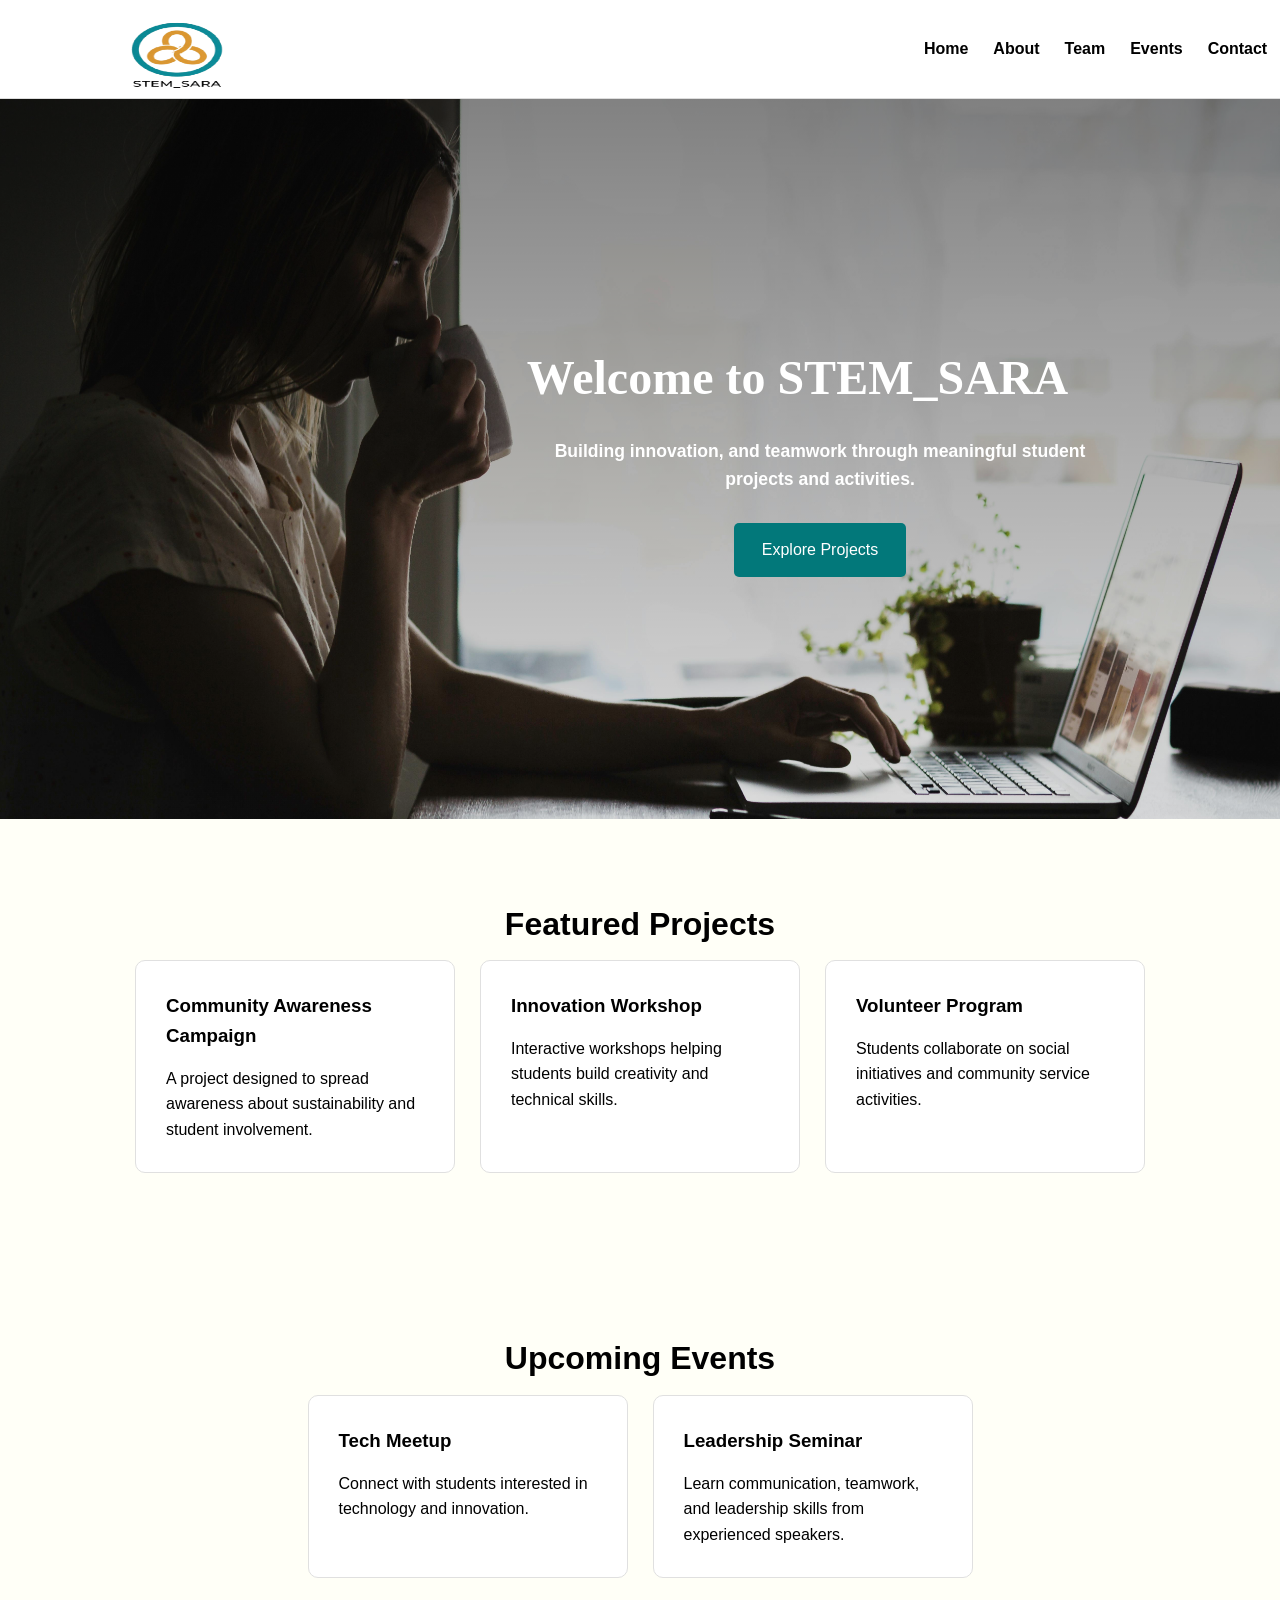
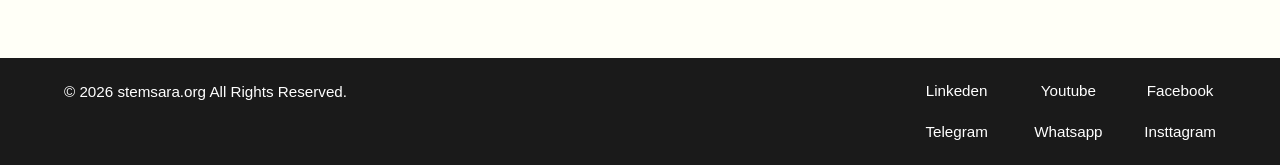
<file: index.html>
<!DOCTYPE html>
<html lang="en">
<head>
    <meta charset="UTF-8">
    <meta name="viewport" content="width=device-width, initial-scale=1.0">

    <title> STEM_SARA </title>

    <link rel="stylesheet" href="CSS/style.css">
<link rel="icon" href="Images/llogo.png">
</head>

<body>

    <header class="site-header">

        <div class="container header-container">

            <div class="logo">
             <img src="Images/nobg_logo2.png" alt="" height="110px" width="120px">
            </div>
            <nav class="navbar">

                <ul class="nav-links">

                    <li><a href="index.html">Home</a></li>

                    <li><a href="about.html">About</a></li>

                    <li><a href="team.html">Team</a></li>

                    <li><a href="events.html">Events</a></li>

                    <!-- <li><a href="projects.html">Projects</a></li> -->

                    <!-- <li><a href="gallery.html">Gallery</a></li> -->

                    <li><a href="contact.html">Contact</a></li>

                </ul>

            </nav>

        </div>

    </header>

    <main>

        <section class="hero">

            <div class="container">

                <h2>Welcome to STEM_SARA</h2>

                <p>
                    Building innovation, and teamwork through meaningful student projects and activities.
                </p>

                <a href="projects.html" class="btn">
                    Explore Projects
                </a>

            </div>

        </section>

        <section class="featured-projects">

            <div class="container">

                <div class="section-title">
                    <h2>Featured Projects</h2>
                </div>

                <div class="card-grid">

                    <article class="card">

                        <h3>Community Awareness Campaign</h3>

                        <p>
                            A project designed to spread awareness about sustainability and student involvement.
                        </p>

                    </article>

                    <article class="card">

                        <h3>Innovation Workshop</h3>

                        <p>
                            Interactive workshops helping students build creativity and technical skills.
                        </p>

                    </article>

                    <article class="card">

                        <h3>Volunteer Program</h3>

                        <p>
                            Students collaborate on social initiatives and community service activities.
                        </p>

                    </article>

                </div>

            </div>

        </section>

        <section class="events-preview">

            <div class="container">

                <div class="section-title">
                    <h2>Upcoming Events</h2>
                </div>

                <div class="card-grid">

                    <article class="card">

                        <h3>Tech Meetup</h3>

                        <p>
                            Connect with students interested in technology and innovation.
                        </p>

                    </article>

                    <article class="card">

                        <h3>Leadership Seminar</h3>

                        <p>
                            Learn communication, teamwork, and leadership skills from experienced speakers.
                        </p>

                    </article>

                </div>

            </div>

        </section>

    </main>

    <footer class="site-footer">

        <div class="container">

            <p>
                &copy; 2026 stemsara.org  All Rights Reserved.
            </p>
            <ul>
                <li><a href="linkeden">Linkeden</a></li>
                <li><a href="youtube">Youtube</a></li>
                <li><a href="facebook">Facebook</a></li>
                <li><a href="telegram">Telegram</a></li>
                 <li><a href="whatsapp">Whatsapp</a></li>
                 <li><a href="instagram">Insttagram</a></li>

                </ul>

        </div>

    </footer>

</body>
</html>
</file>
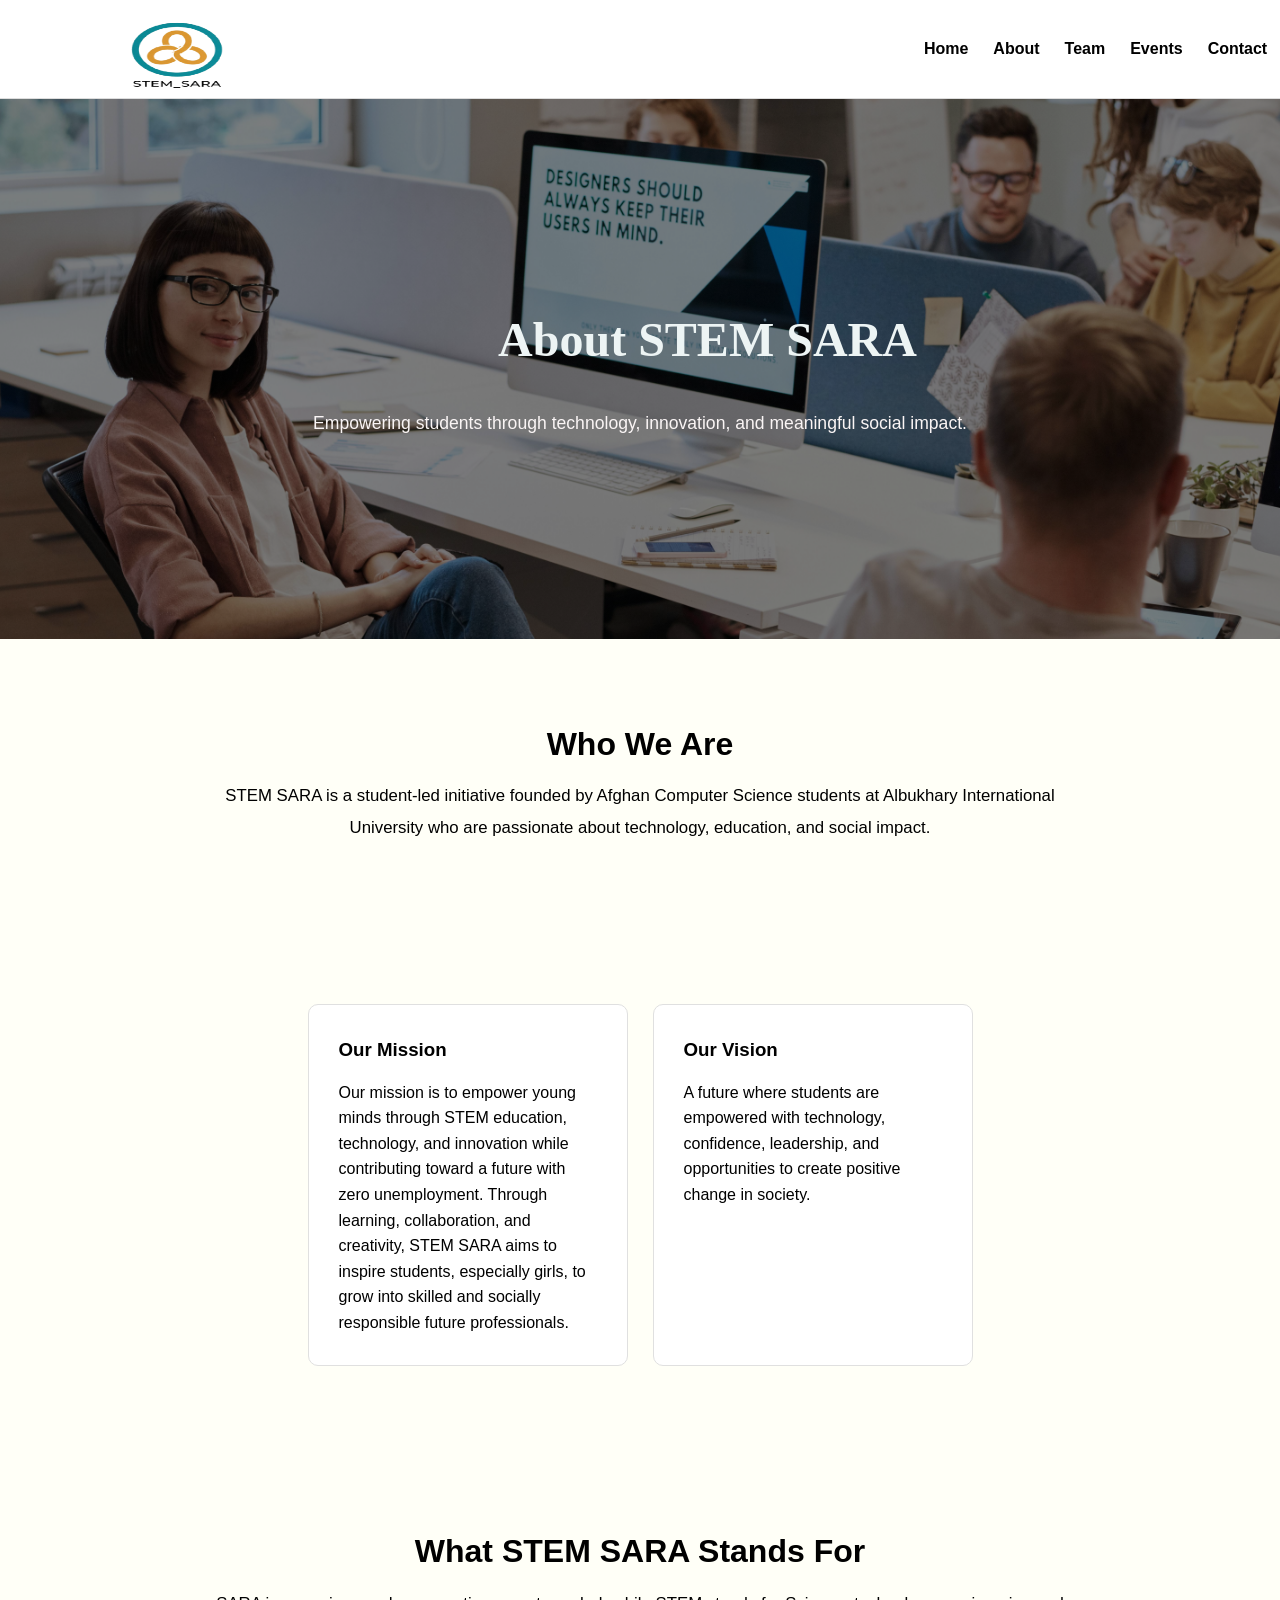
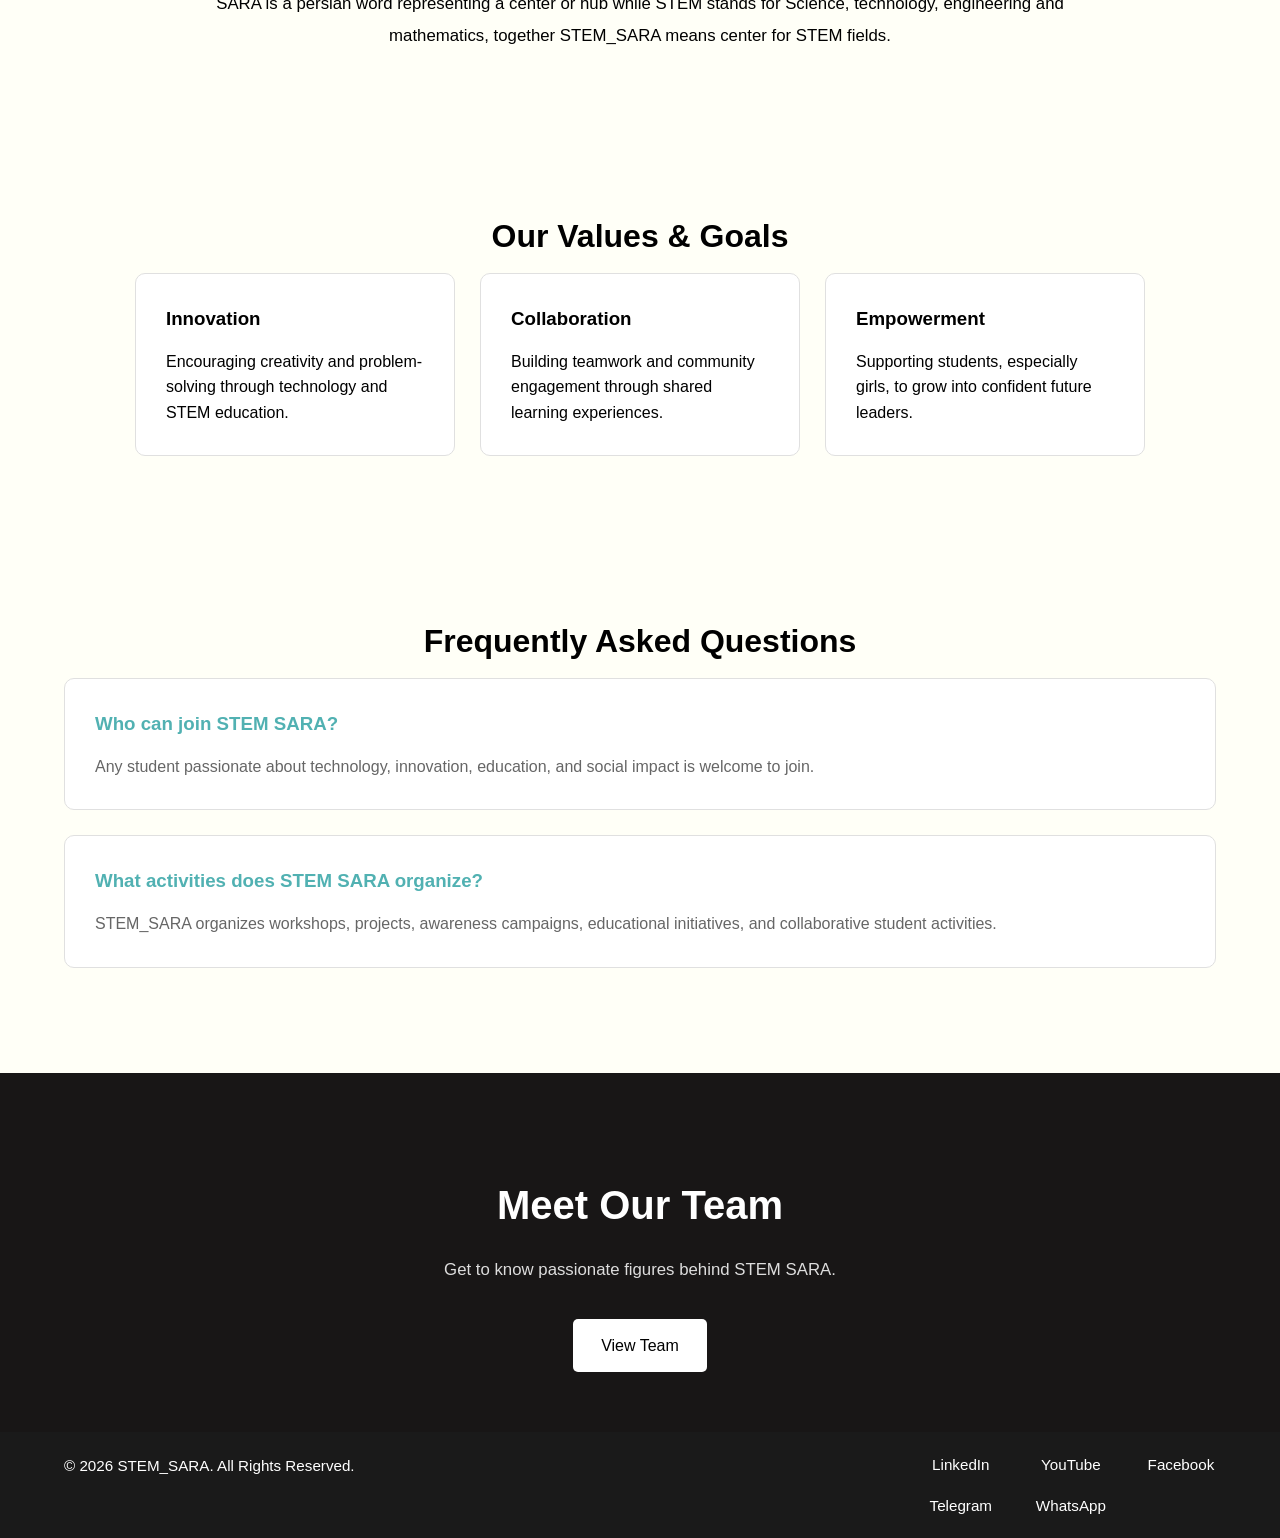
<file: about.html>
<!DOCTYPE html>
<html lang="en">

<head>
    <meta charset="UTF-8">
    <meta name="viewport" content="width=device-width, initial-scale=1.0">

    <title>About STEM_SARA</title>

    <link rel="stylesheet" href="CSS/style.css">

</head>

<body>

    <header class="site-header">

        <div class="container header-container">

            <div class="logo">
             <img src="Images/nobg_logo2.png" alt="" height="110px" width="120px">
            </div>

            <nav class="navbar">

                <ul class="nav-links">

                    <li><a href="index.html">Home</a></li>

                    <li><a href="about.html">About</a></li>

                    <li><a href="team.html">Team</a></li>

                    <li><a href="events.html">Events</a></li>

                    <!-- <li><a href="projects.html">Projects</a></li> -->

                    <!-- <li><a href="gallery.html">Gallery</a></li> -->

                    <li><a href="contact.html">Contact</a></li>

                </ul>

            </nav>

        </div>

    </header>

    <main>

        <section class="hero about-hero">

            <div class="container">

                <h2 id="h2about">About STEM SARA</h2>

                <p id="pabout">
                    Empowering students through technology, innovation, and meaningful social impact.
                </p>

            </div>

        </section>

        <section class="about-section">

            <div class="container">

                <div class="section-title">
                    <h2>Who We Are</h2>
                </div>

                <p>
                    STEM SARA is a student-led initiative founded by Afghan Computer Science students at Albukhary International University who are passionate about technology, education, and social impact.
                </p>

            </div>

        </section>

        <section class="mission-vision">

            <div class="container">

                <div class="card-grid">

                    <article class="card">

                        <h3>Our Mission</h3>

                        <p>
                            Our mission is to empower young minds through STEM education, technology, and innovation while contributing toward a future with zero unemployment. Through learning, collaboration, and creativity, STEM SARA aims to inspire students, especially girls, to grow into skilled and socially responsible future professionals.
                        </p>

                    </article>

                    <article class="card">

                        <h3>Our Vision</h3>

                        <p>
                            A future where students are empowered with technology, confidence, leadership, and opportunities to create positive change in society.
                        </p>

                    </article>

                </div>

            </div>

        </section>

        <section class="about-section">

            <div class="container">

                <div class="section-title">
                    <h2>What STEM SARA Stands For</h2>
                </div>

                <p>
                   SARA is a persian word representing a center or hub while STEM stands for Science, technology, engineering and mathematics, together STEM_SARA means center for STEM fields.
                </p>

            </div>

        </section>

        <section class="values-section">

            <div class="container">

                <div class="section-title">
                    <h2>Our Values & Goals</h2>
                </div>

                <div class="card-grid">

                    <article class="card">

                        <h3>Innovation</h3>

                        <p>
                            Encouraging creativity and problem-solving through technology and STEM education.
                        </p>

                    </article>

                    <article class="card">

                        <h3>Collaboration</h3>

                        <p>
                            Building teamwork and community engagement through shared learning experiences.
                        </p>

                    </article>

                    <article class="card">

                        <h3>Empowerment</h3>

                        <p>
                            Supporting students, especially girls, to grow into confident future leaders.
                        </p>

                    </article>

                </div>

            </div>

        </section>

        <section class="faq-section">

            <div class="container">

                <div class="section-title">
                    <h2>Frequently Asked Questions</h2>
                </div>

                <div class="faq-item">

                    <h3>Who can join STEM SARA?</h3>

                    <p>
                        Any student passionate about technology, innovation, education, and social impact is welcome to join.
                    </p>

                </div>

                <div class="faq-item">

                    <h3>What activities does STEM SARA organize?</h3>

                    <p>
                        STEM_SARA organizes workshops, projects, awareness campaigns, educational initiatives, and collaborative student activities.
                    </p>

                </div>

            </div>

        </section>

        <section class="cta-section">

            <div class="container">

                <h2>Meet Our Team</h2>

                <p>
                    Get to know passionate figures behind STEM SARA.
                </p>

                <a href="Team.html" class="btn">
                    View Team
                </a>

            </div>

        </section>

    </main>

    <footer class="site-footer">

        <div class="container">

            <p>
                &copy; 2026 STEM_SARA. All Rights Reserved.
            </p>

            <ul>

                <li><a href="#">LinkedIn</a></li>

                <li><a href="#">YouTube</a></li>

                <li><a href="#">Facebook</a></li>

                <li><a href="#">Telegram</a></li>

                <li><a href="#">WhatsApp</a></li>

            </ul>

        </div>

    </footer>

</body>

</html>
</file>
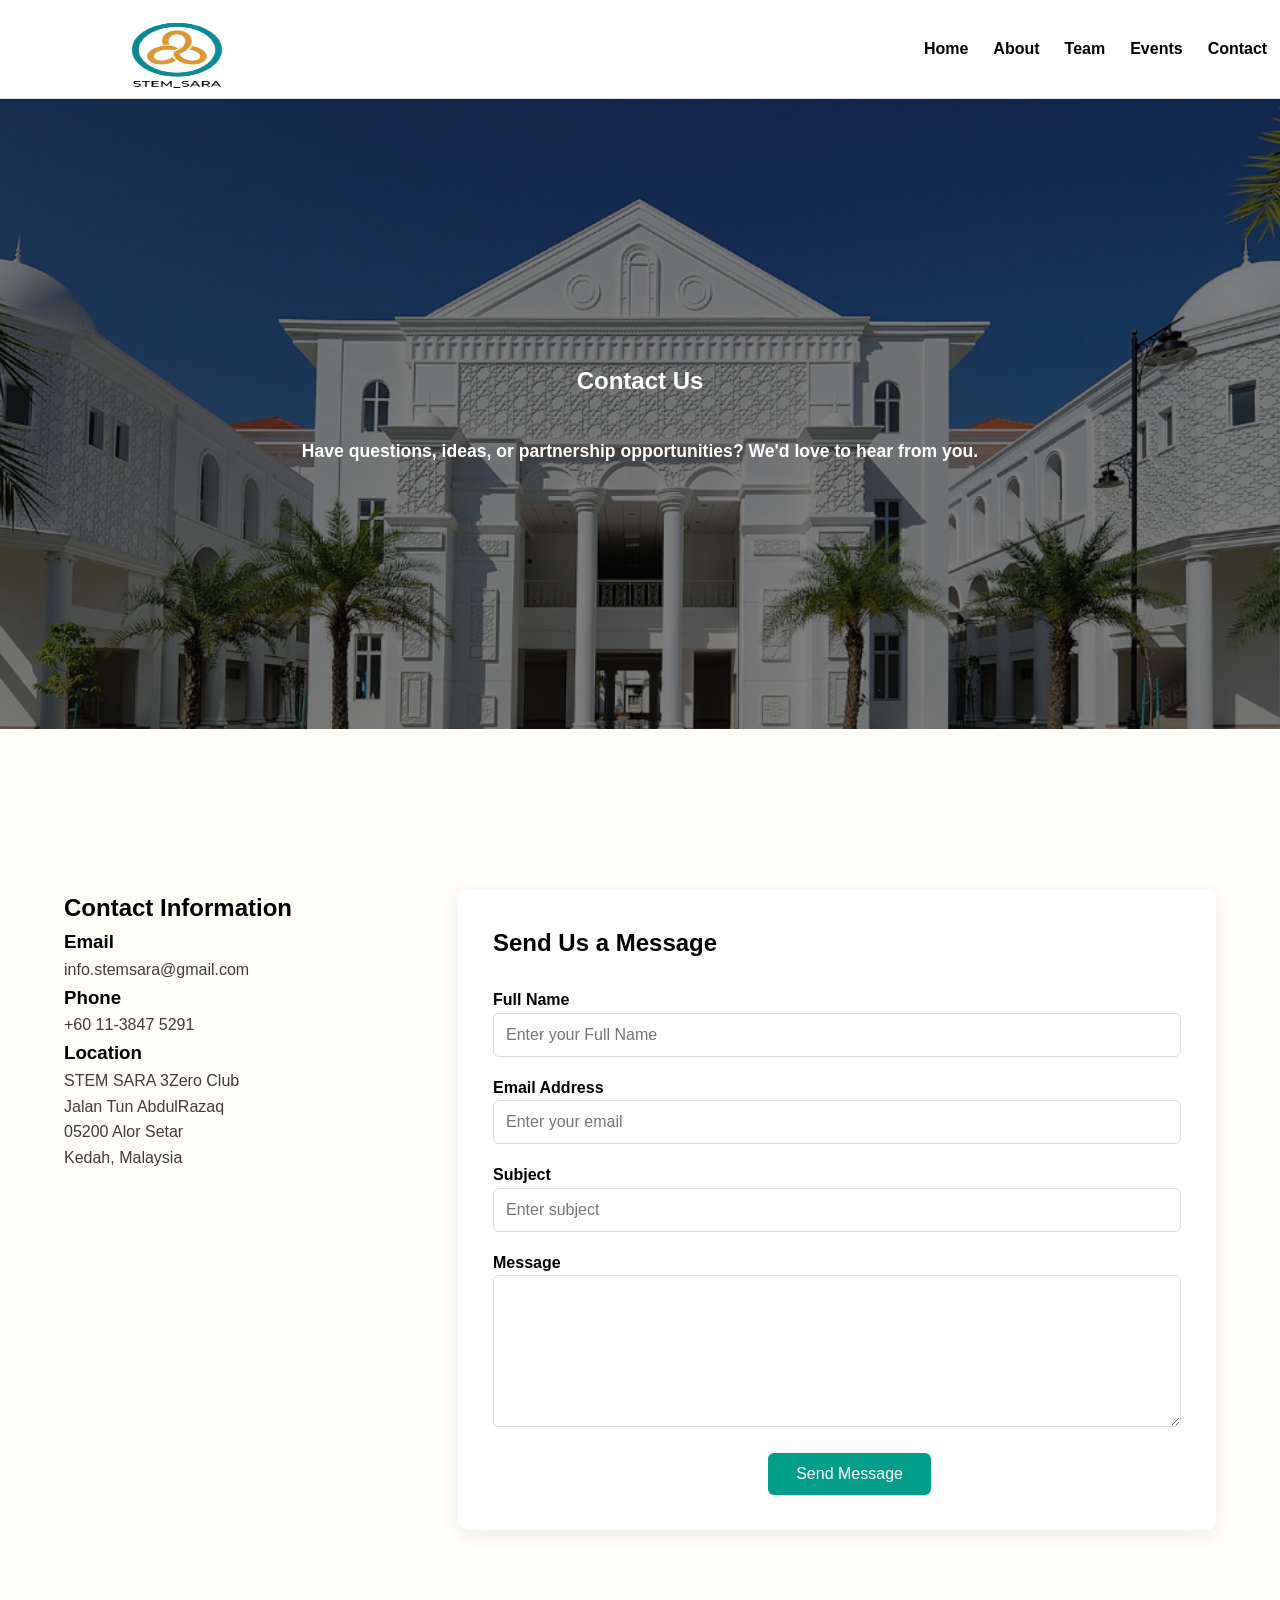
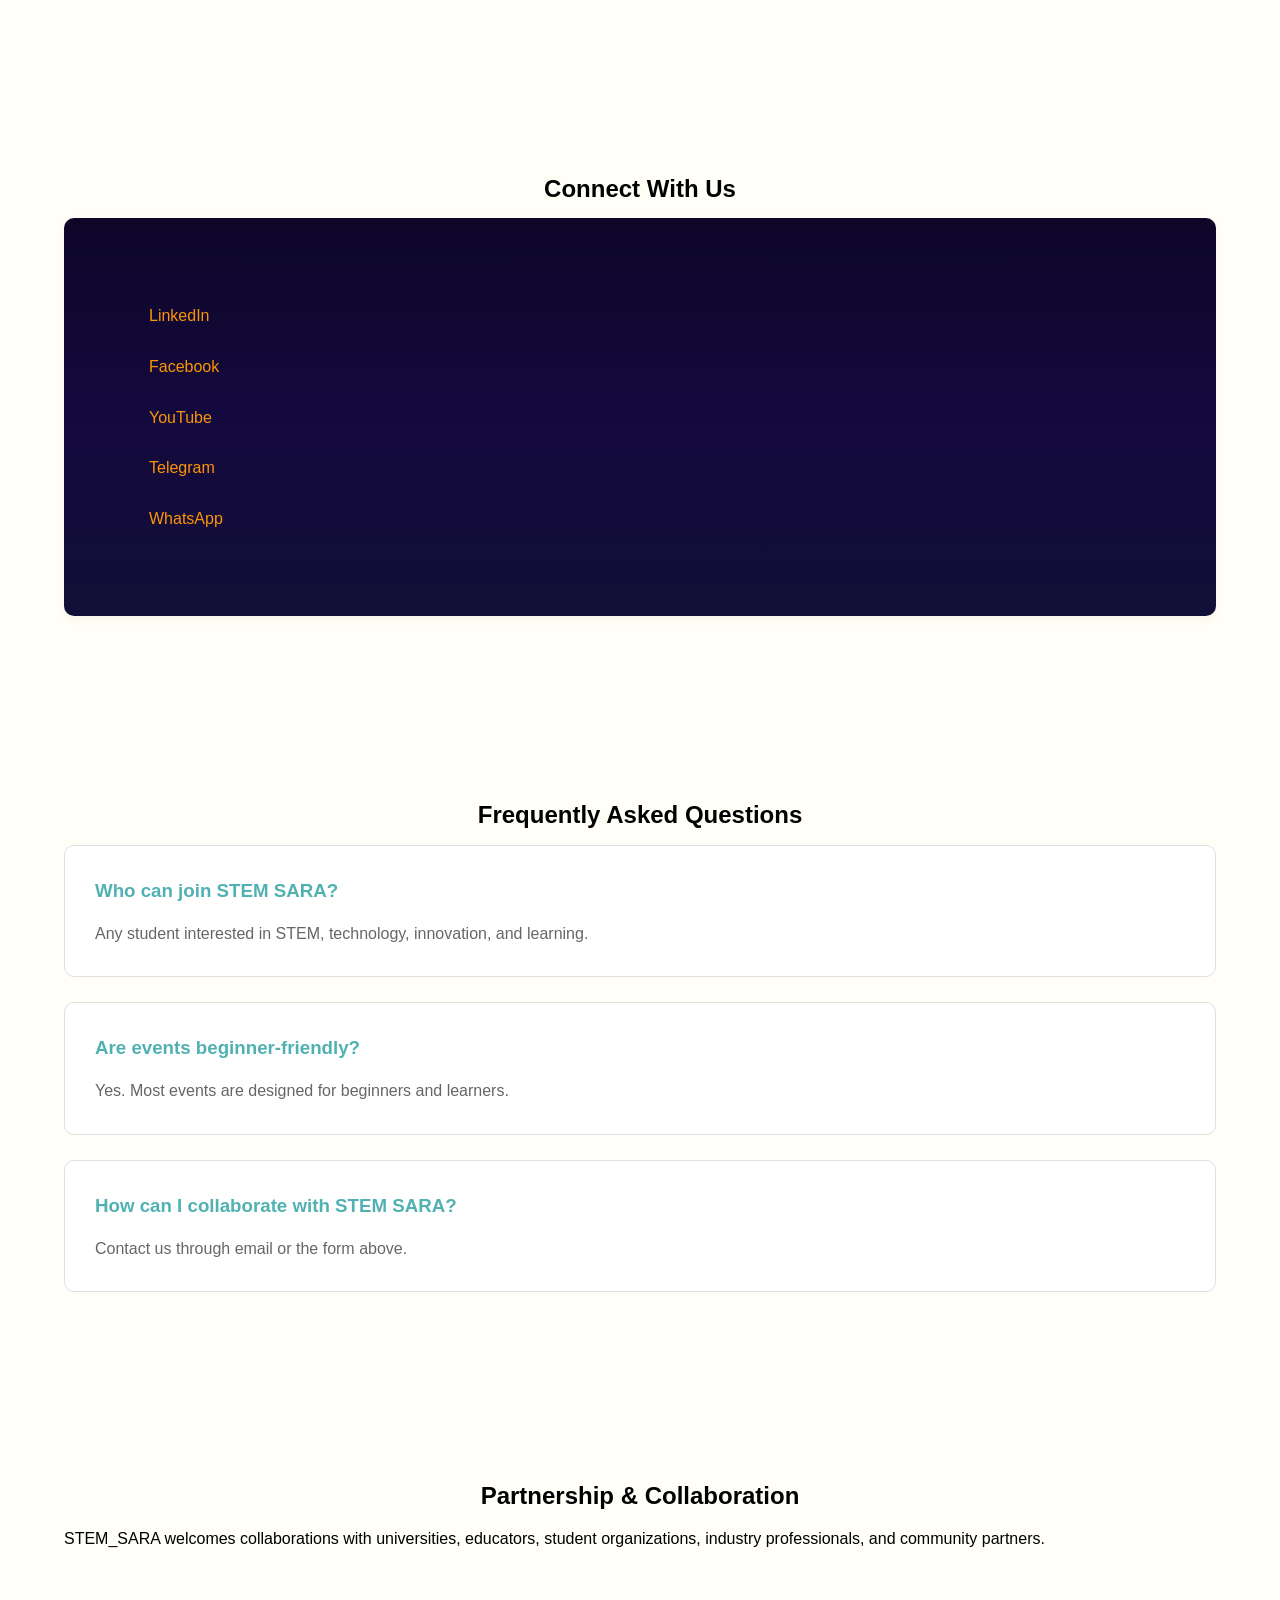
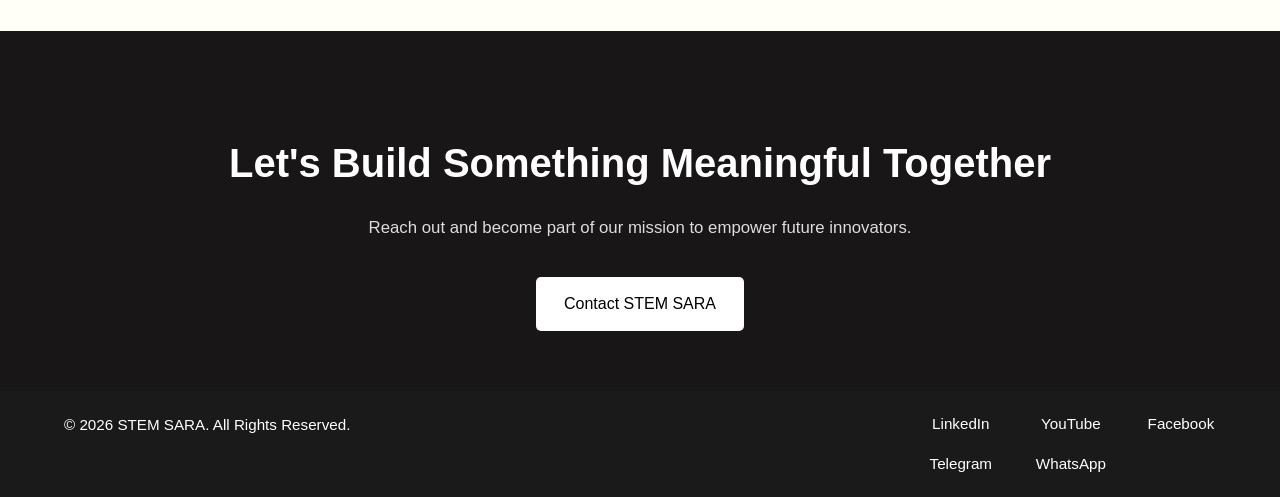
<file: contact.html>
<!DOCTYPE html>
<html lang="en">

<head>

    <meta charset="UTF-8">
    <meta name="viewport" content="width=device-width, initial-scale=1.0">

    <title>Contact - STEM SARA</title>

    <link rel="stylesheet" href="CSS/style.css">

</head>

<body>


    <header class="site-header">

        <div class="container header-container">

            <div class="logo">
             <img src="Images/nobg_logo2.png" alt="" height="110px" width="110px">
            </div>

            <nav class="navbar">

                <ul class="nav-links">

                    <li><a href="index.html">Home</a></li>

                    <li><a href="about.html">About</a></li>

                    <li><a href="team.html">Team</a></li>

                    <li><a href="events.html">Events</a></li>

                    <!-- <li><a href="projects.html">Projects</a></li> -->

                    <!-- <li><a href="gallery.html">Gallery</a></li> -->

                    <li><a href="contact.html">Contact</a></li>

                </ul>

            </nav>

        </div>

    </header>


    <main>

        <section class="hero contact-hero">

            <div class="container">

                <h1>Contact Us</h1>

                <p>
                    Have questions, ideas, or partnership opportunities?
                    We'd love to hear from you.
                </p>

            </div>

        </section>


        <section class="contact-section">

            <div class="container contact-layout">


                <div class="contact-info">

                    <h2>Contact Information</h2>

                    <div class="contact-card">

                        <h3>Email</h3>

                        <p>info.stemsara@gmail.com</p>

                    </div>

                    <div class="contact-card">

                        <h3>Phone</h3>

                        <p>+60 11-3847 5291</p>

                    </div>

                    <div class="contact-card">

                        <h3>Location</h3>

                        <p>
                            STEM SARA 3Zero Club<br>
                            Jalan Tun AbdulRazaq<br>
                            05200 Alor Setar<br>
                            Kedah, Malaysia
                        </p>

                    </div>

                </div>


                <div class="contact-form-container">

                    <h2>Send Us a Message</h2>

                    <form>

                        <div class="form-group">

                            <label for="name">
                                Full Name
                            </label>

                            <input
                                type="text"
                                id="name"
                                placeholder="Enter your Full Name">

                        </div>

                        <div class="form-group">

                            <label for="email">
                                Email Address
                            </label>

                            <input
                                type="email"
                                id="email"
                                placeholder="Enter your email">

                        </div>

                        <div class="form-group">

                            <label for="subject">
                                Subject
                            </label>

                            <input
                                type="text"
                                id="subject"
                                placeholder="Enter subject">

                        </div>

                        <div class="form-group">

                            <label for="message">
                                Message
                            </label>

                            <textarea
                                id="message"
                                rows="7"
                                placeholder="Write your message here">
                            </textarea>

                        </div>

                        <button
                            type="submit"
                            class="btn"> Send Message
                        </button>

                    </form>

                </div>

            </div>

        </section>


        <section class="social-section">

            <div class="container">

                <h2 class="section-title">
                    Connect With Us
                </h2>

                <div class="social-grid">

                    <a href="#">LinkedIn</a>

                    <a href="#">Facebook</a>

                    <a href="#">YouTube</a>

                    <a href="#">Telegram</a>

                    <a href="#">WhatsApp</a>

                </div>

            </div>

        </section>


        <section class="faq-section">

            <div class="container">

                <h2 class="section-title">
                    Frequently Asked Questions
                </h2>

                <div class="faq-item">

                    <h3>
                        Who can join STEM SARA?
                    </h3>

                    <p>
                        Any student interested in STEM,
                        technology, innovation, and learning.
                    </p>

                </div>

                <div class="faq-item">

                    <h3>
                        Are events beginner-friendly?
                    </h3>

                    <p>
                        Yes. Most events are designed
                        for beginners and learners.
                    </p>

                </div>

                <div class="faq-item">

                    <h3>
                        How can I collaborate with STEM SARA?
                    </h3>

                    <p>
                        Contact us through email or
                        the form above.
                    </p>

                </div>

            </div>

        </section>


        <section class="partnership-section">

            <div class="container">

                <h2 class="section-title">

                    Partnership & Collaboration

                </h2>

                <p>

                    STEM_SARA welcomes collaborations with
                    universities, educators, student organizations,
                    industry professionals, and community partners.

                </p>

            </div>

        </section>


        <section class="cta-section">

            <div class="container">

                <h2>

                    Let's Build Something Meaningful Together

                </h2>

                <p>

                    Reach out and become part of our mission
                    to empower future innovators.

                </p>

                <a href="#"
                   class="btn">

                    Contact STEM SARA

                </a>

            </div>

        </section>

    </main>


    <footer class="site-footer">

        <div class="container">

            <p>

                &copy; 2026 STEM SARA.
                All Rights Reserved.

            </p>

            <ul>

                <li><a href="#">LinkedIn</a></li>

                <li><a href="#">YouTube</a></li>

                <li><a href="#">Facebook</a></li>

                <li><a href="#">Telegram</a></li>

                <li><a href="#">WhatsApp</a></li>

            </ul>

        </div>

    </footer>

</body>

</html>
</file>
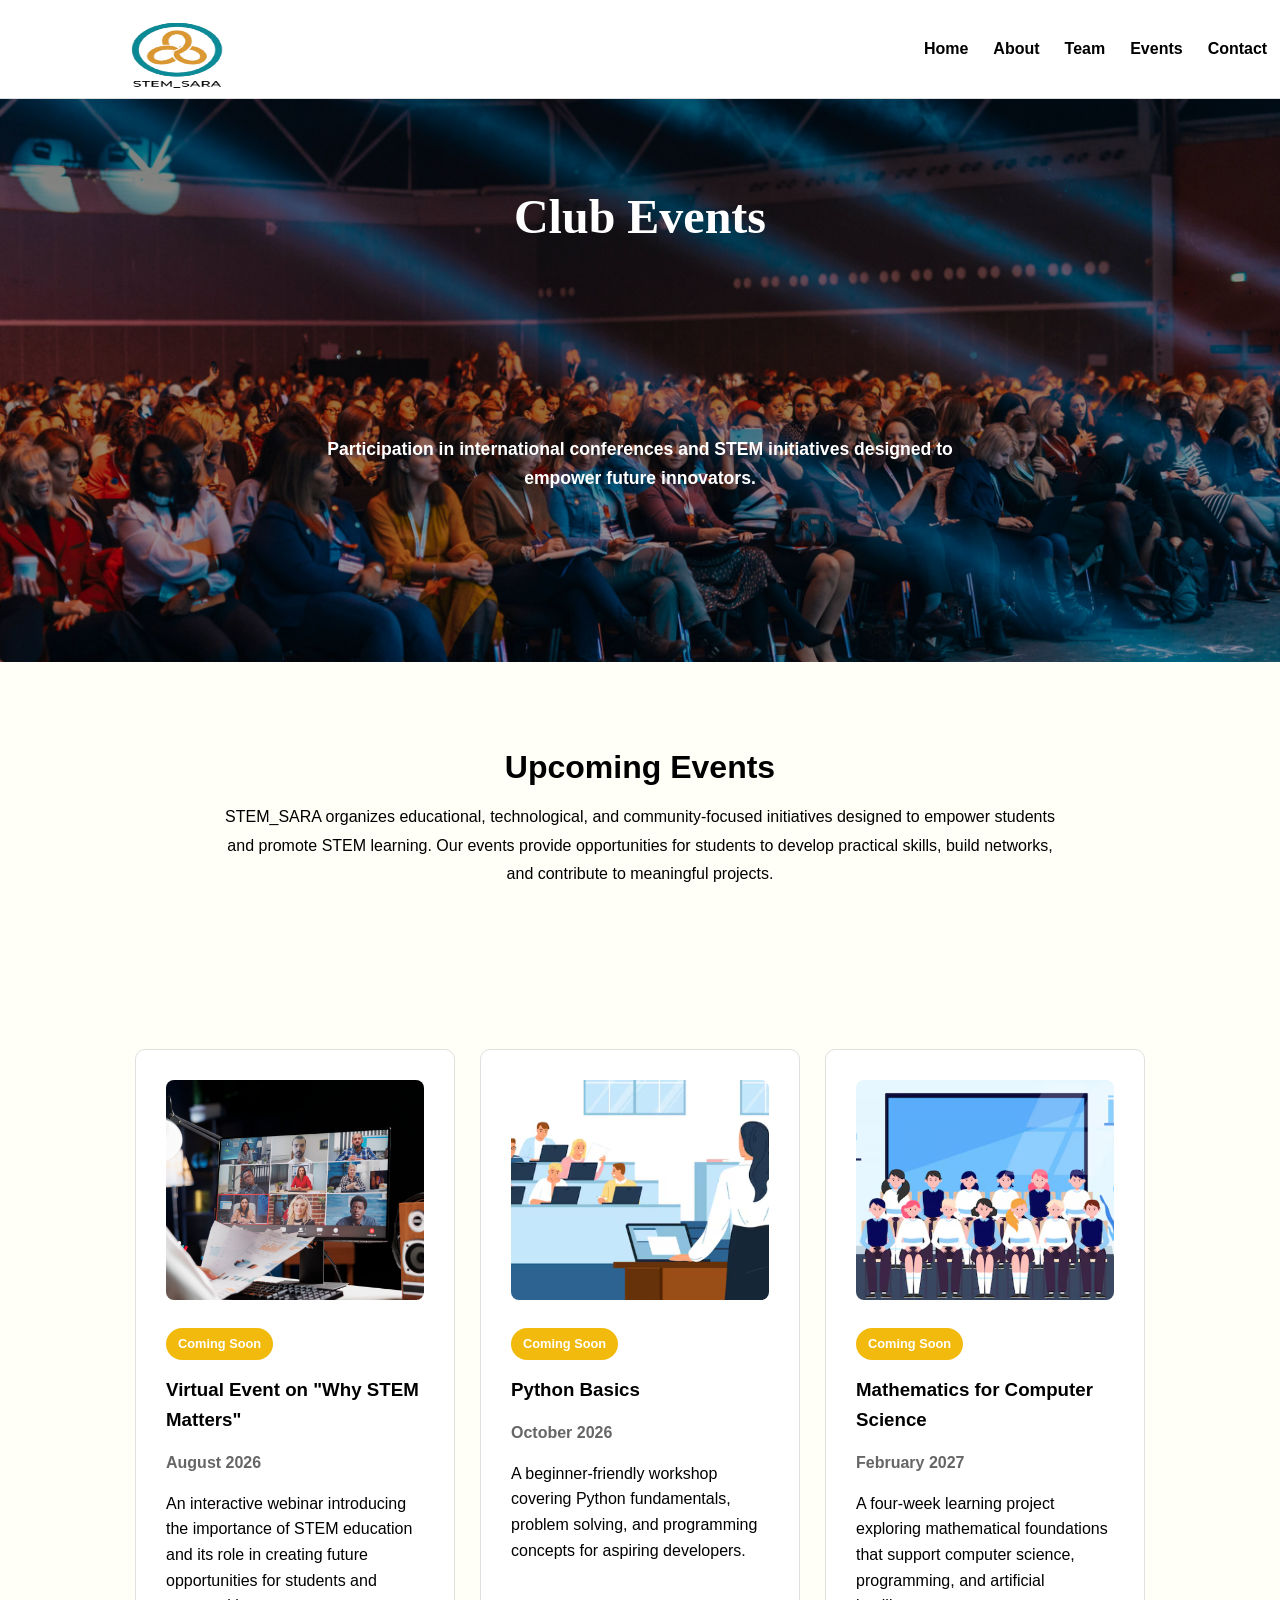
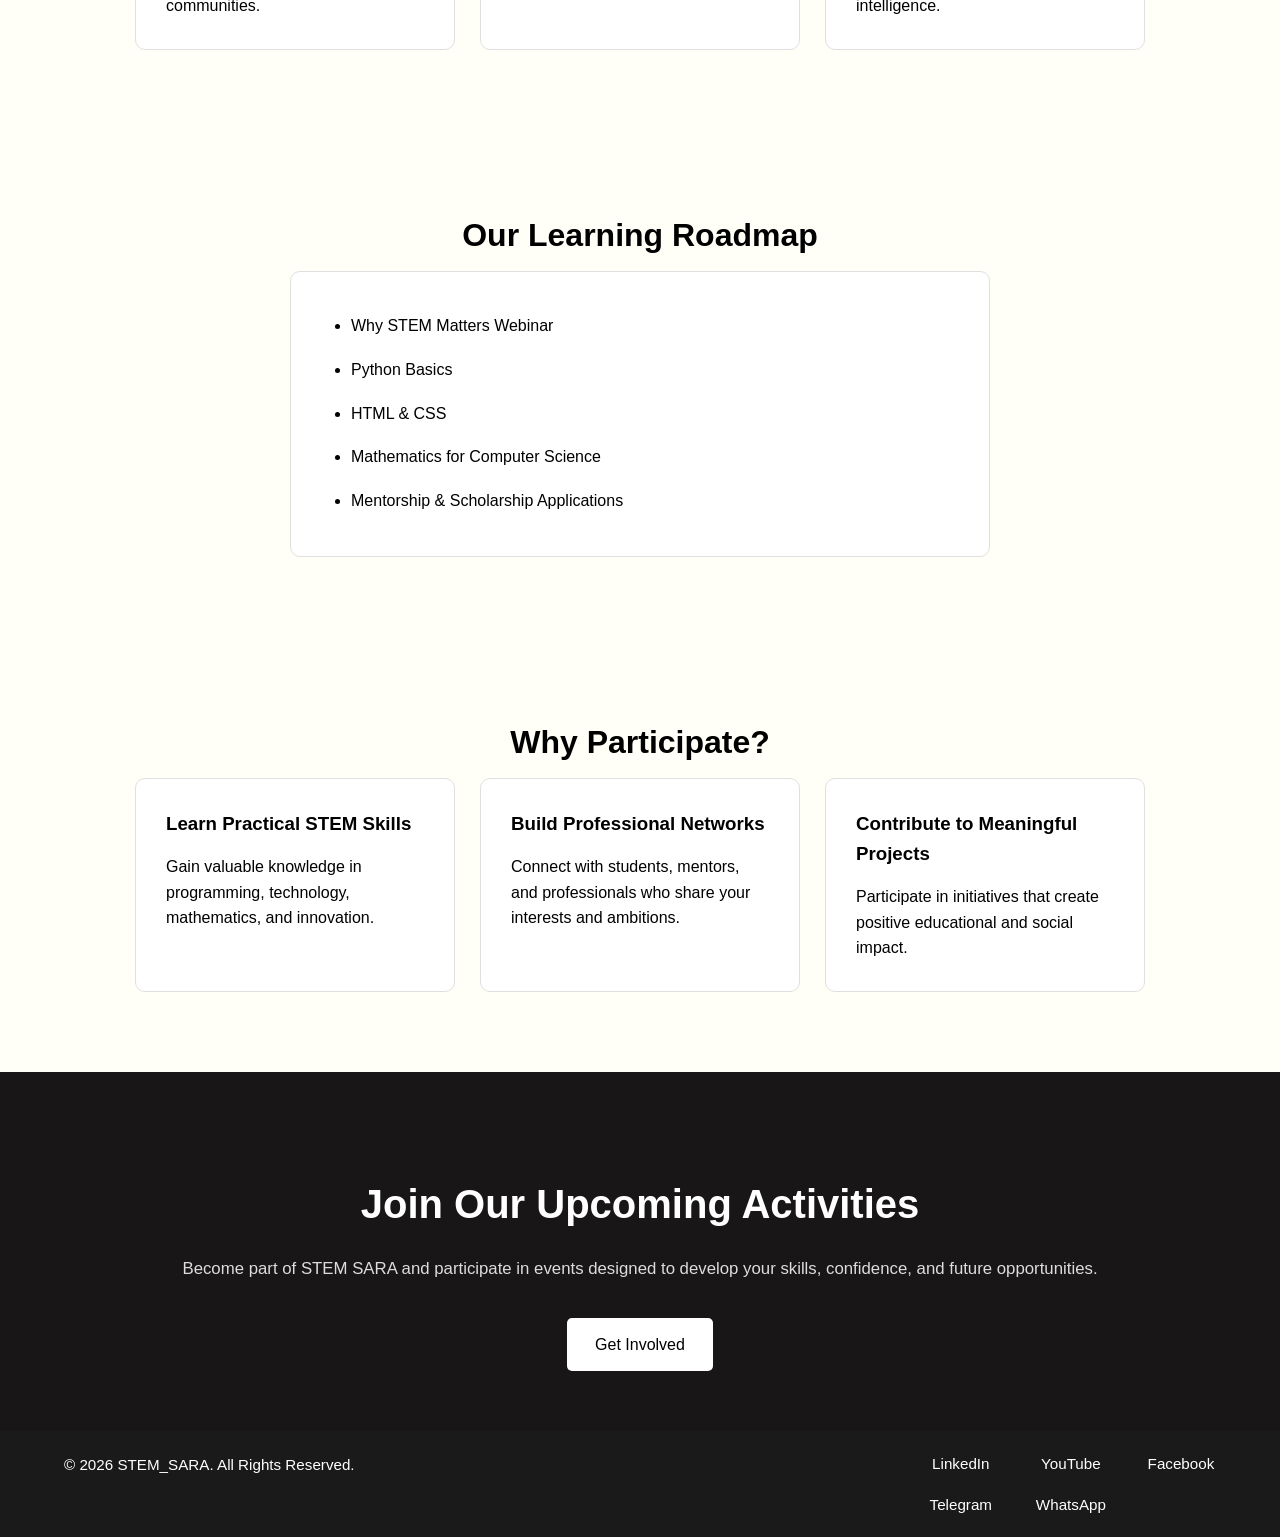
<file: events.html>
<!DOCTYPE html>
<html lang="en">

<head>

    <meta charset="UTF-8">
    <meta name="viewport" content="width=device-width, initial-scale=1.0">

    <title>Events - STEM SARA</title>

    <link rel="stylesheet" href="CSS/style.css">

</head>

<body>

    <header class="site-header">

        <div class="container header-container">

            <div class="logo">
             <img src="Images/nobg_logo2.png" alt="" height="110px" width="110px">
            </div>

            <nav class="navbar">

                <ul class="nav-links">

                    <li><a href="index.html">Home</a></li>

                    <li><a href="about.html">About</a></li>

                    <li><a href="team.html">Team</a></li>

                    <li><a href="events.html">Events</a></li>

                    <!-- <li><a href="projects.html">Projects</a></li> -->

                    <!-- <li><a href="gallery.html">Gallery</a></li> -->

                    <li><a href="contact.html">Contact</a></li>

                </ul>

            </nav>

        </div>

    </header>

    <main>

        <section class="hero events-hero">

            <div class="container">

                <h2>Club Events</h2>

                <p>
                    Participation in international conferences and STEM initiatives designed to empower future innovators.
                </p>

            </div>

        </section>

        <section class="events-intro">

            <div class="container">

                <div class="section-title">
                    <h2>Upcoming Events</h2>
                </div>

                <p>
                    STEM_SARA organizes educational, technological, and community-focused initiatives designed to empower students and promote STEM learning. Our events provide opportunities for students to develop practical skills, build networks, and contribute to meaningful projects.
                </p>

            </div>

        </section>

        <section class="upcoming-events">

            <div class="container">

                <div class="card-grid">

                    <!-- event 1 -->
                    <article class="card event-card">

                        <img src="Images/event_1.jpg"
                             alt="Why STEM Matters Event">

                        <span class="event-badge">
                            Coming Soon
                        </span>

                        <h3>Virtual Event on "Why STEM Matters"</h3>

                        <p class="event-date">
                            August 2026
                        </p>

                        <p>
                            An interactive webinar introducing the importance of STEM education and its role in creating future opportunities for students and communities.
                        </p>

                    </article>

                    <!-- event 2 -->
                    <article class="card event-card">

                        <img src="Images/python_e2.png"
                             alt="Python Basics">

                        <span class="event-badge">
                            Coming Soon
                        </span>

                        <h3>Python Basics</h3>

                        <p class="event-date">
                            October 2026
                        </p>

                        <p>
                            A beginner-friendly workshop covering Python fundamentals, problem solving, and programming concepts for aspiring developers.
                        </p>

                    </article>

                    <!-- event 3 -->
                    <article class="card event-card">

                        <img src="Images/math_e3.png"
                             alt="Mathematics for Computer Science">

                        <span class="event-badge">
                            Coming Soon
                        </span>

                        <h3>Mathematics for Computer Science</h3>

                        <p class="event-date">
                            February 2027
                        </p>

                        <p>
                            A four-week learning project exploring mathematical foundations that support computer science, programming, and artificial intelligence.
                        </p>

                    </article>

                </div>

            </div>

        </section>

        <section class="roadmap-section">

            <div class="container">

                <div class="section-title">
                    <h2>Our Learning Roadmap</h2>
                </div>

                <ul class="roadmap-list">

                    <li>Why STEM Matters Webinar</li>

                    <li>Python Basics</li>

                    <li>HTML & CSS</li>

                    <li>Mathematics for Computer Science</li>

                    <li>Mentorship & Scholarship Applications</li>

                </ul>

            </div>

        </section>

        <section class="why-participate">

            <div class="container">

                <div class="section-title">
                    <h2>Why Participate?</h2>
                </div>

                <div class="card-grid">

                    <article class="card">

                        <h3>Learn Practical STEM Skills</h3>

                        <p>
                            Gain valuable knowledge in programming, technology, mathematics, and innovation.
                        </p>

                    </article>

                    <article class="card">

                        <h3>Build Professional Networks</h3>

                        <p>
                            Connect with students, mentors, and professionals who share your interests and ambitions.
                        </p>

                    </article>

                    <article class="card">

                        <h3>Contribute to Meaningful Projects</h3>

                        <p>
                            Participate in initiatives that create positive educational and social impact.
                        </p>

                    </article>

                </div>

            </div>

        </section>
<!-- call to action section -->
        <section class="cta-section">

            <div class="container">

                <h2>Join Our Upcoming Activities</h2>

                <p>
                    Become part of STEM SARA and participate in events designed to develop your skills, confidence, and future opportunities.
                </p>

                <a href="contact.html" class="btn">
                    Get Involved
                </a>

            </div>

        </section>

    </main>

    <footer class="site-footer">

        <div class="container">

            <p>
                &copy; 2026 STEM_SARA. All Rights Reserved.
            </p>

            <ul>

                <li><a href="#">LinkedIn</a></li>

                <li><a href="#">YouTube</a></li>

                <li><a href="#">Facebook</a></li>

                <li><a href="#">Telegram</a></li>

                <li><a href="#">WhatsApp</a></li>

            </ul>

        </div>

    </footer>

</body>

</html>
</file>
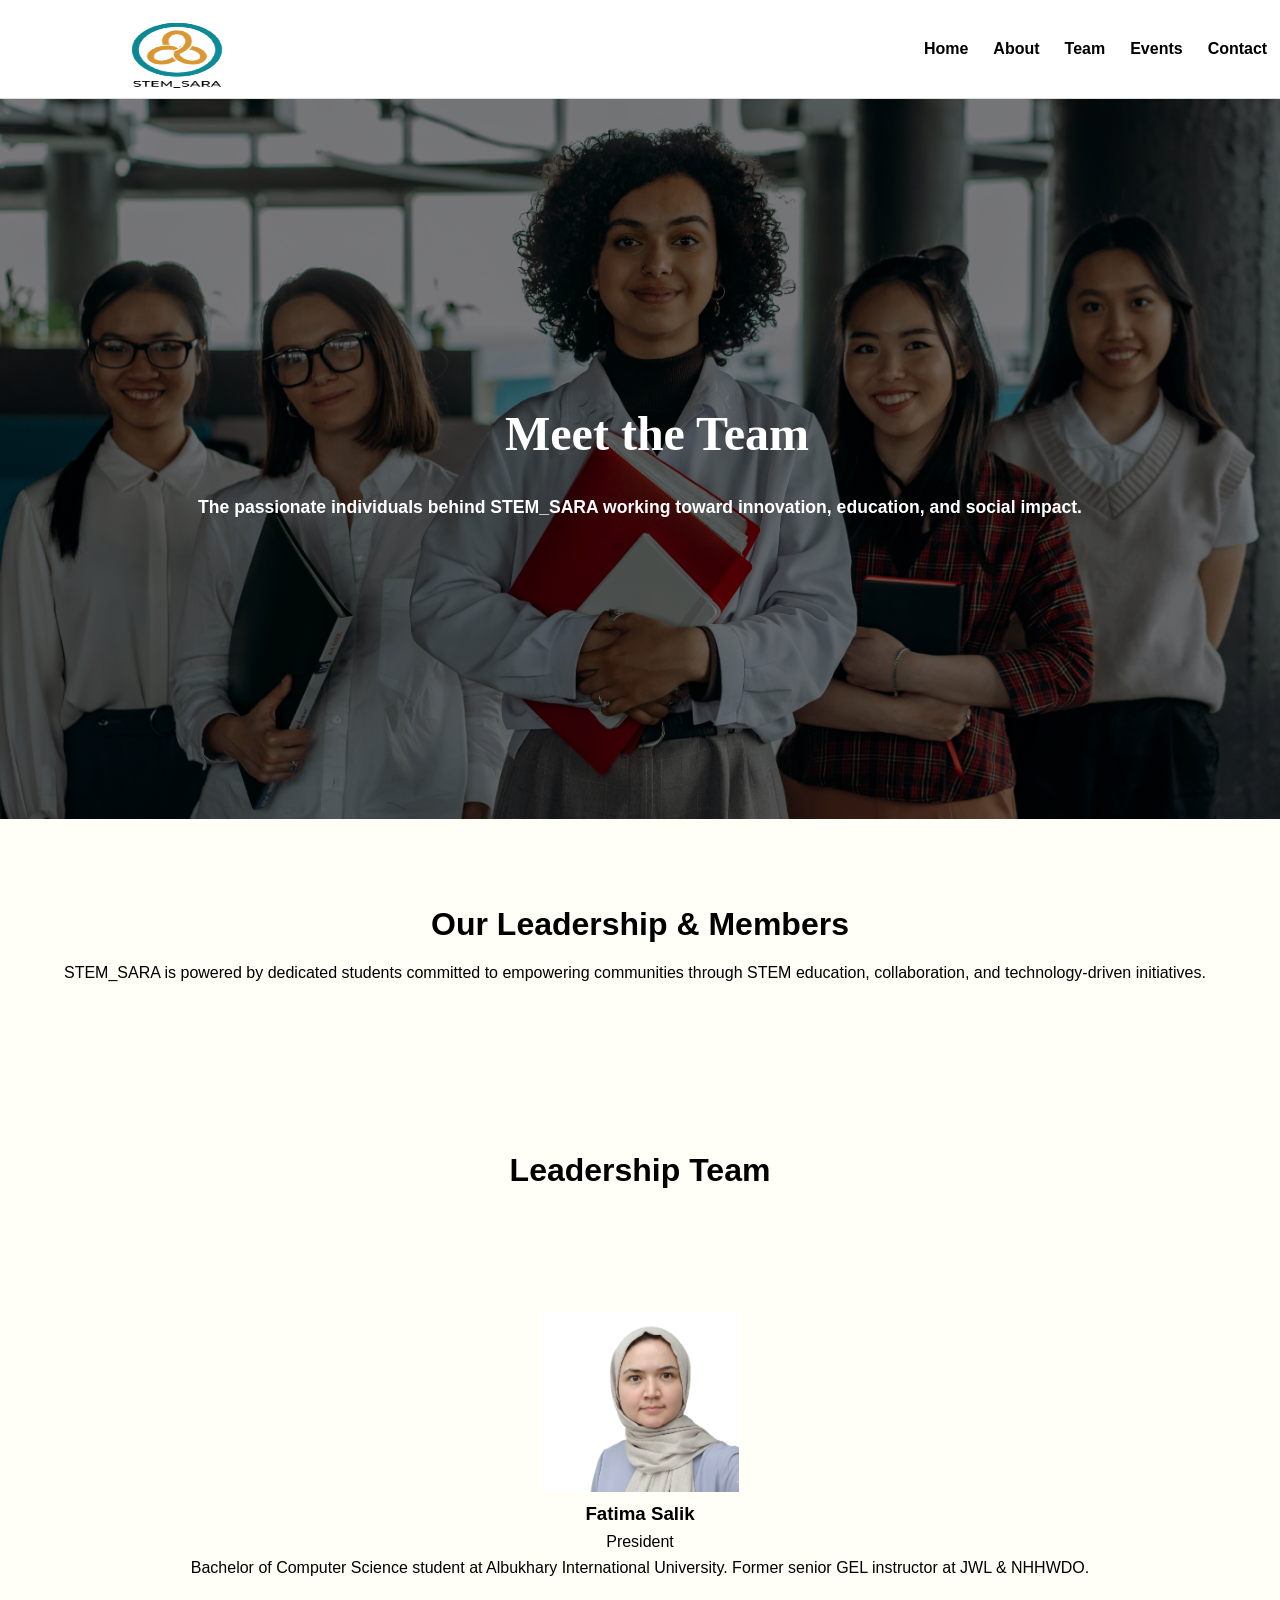
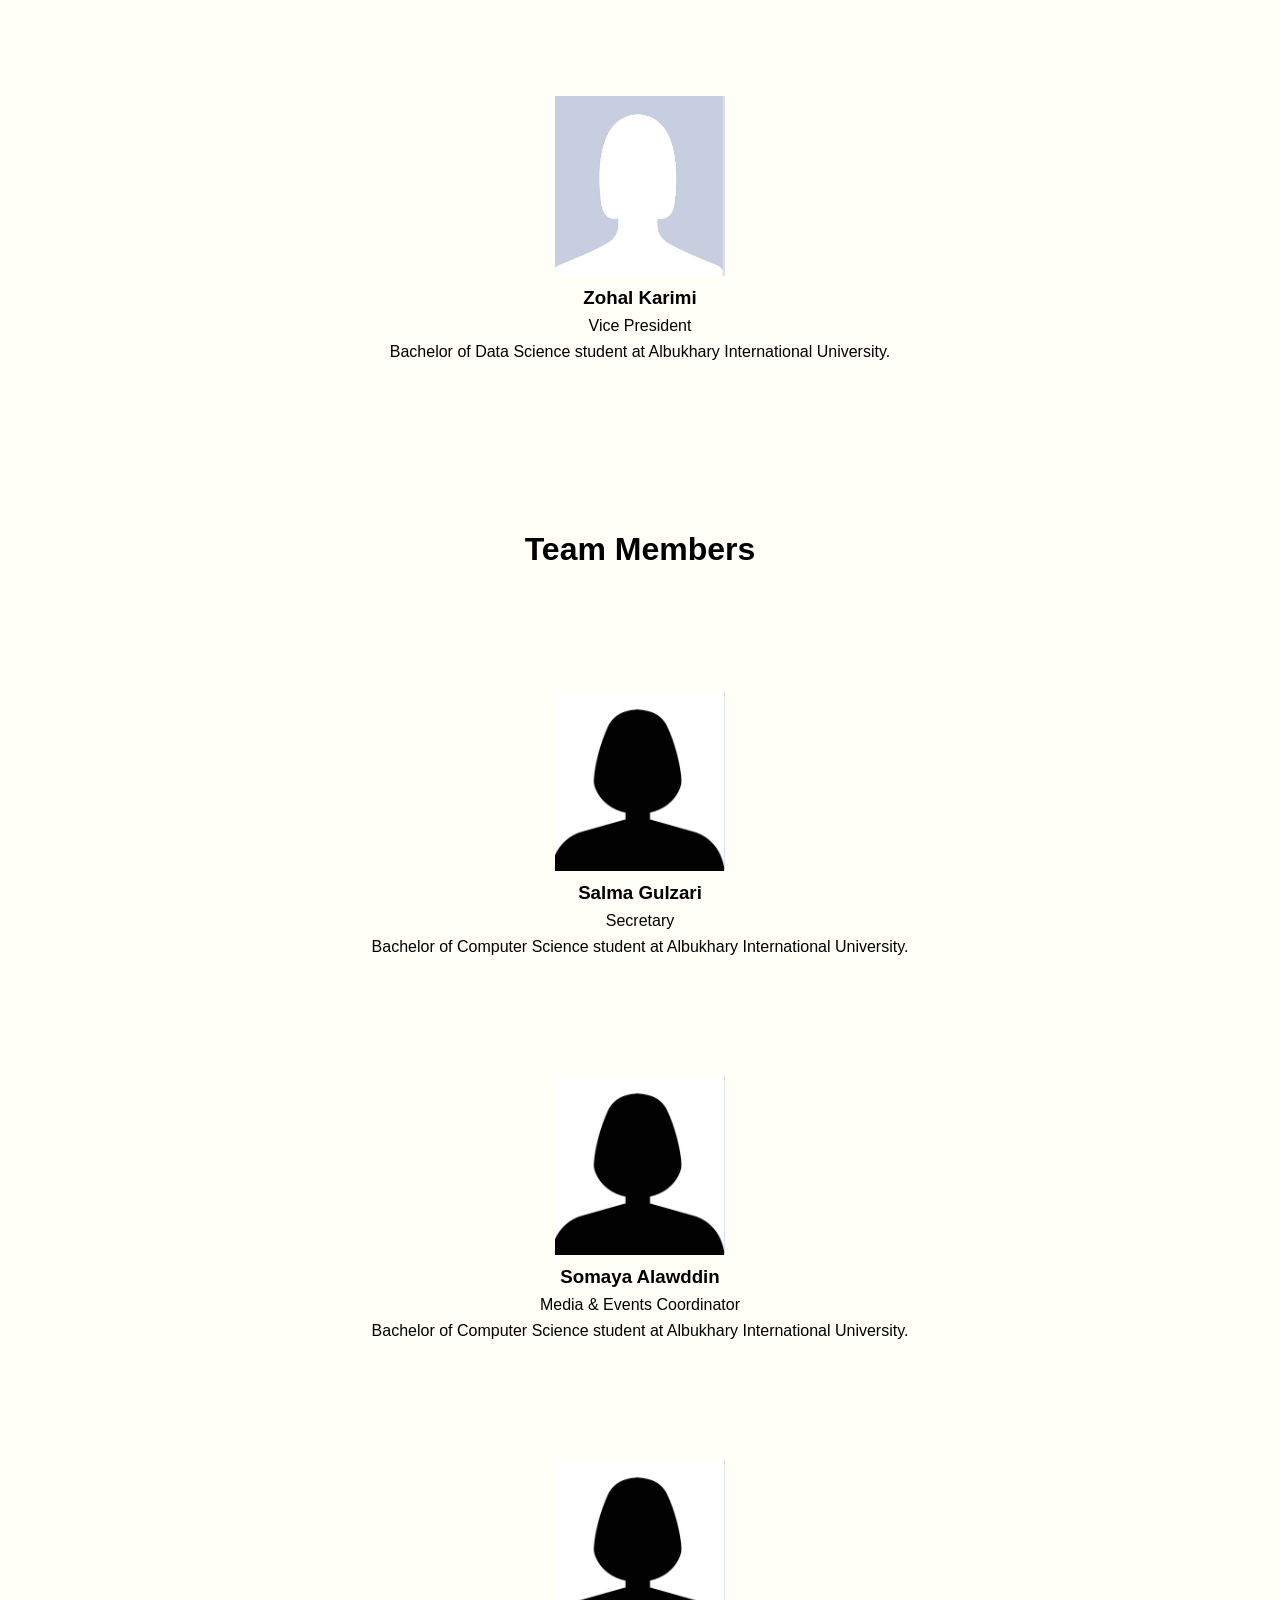
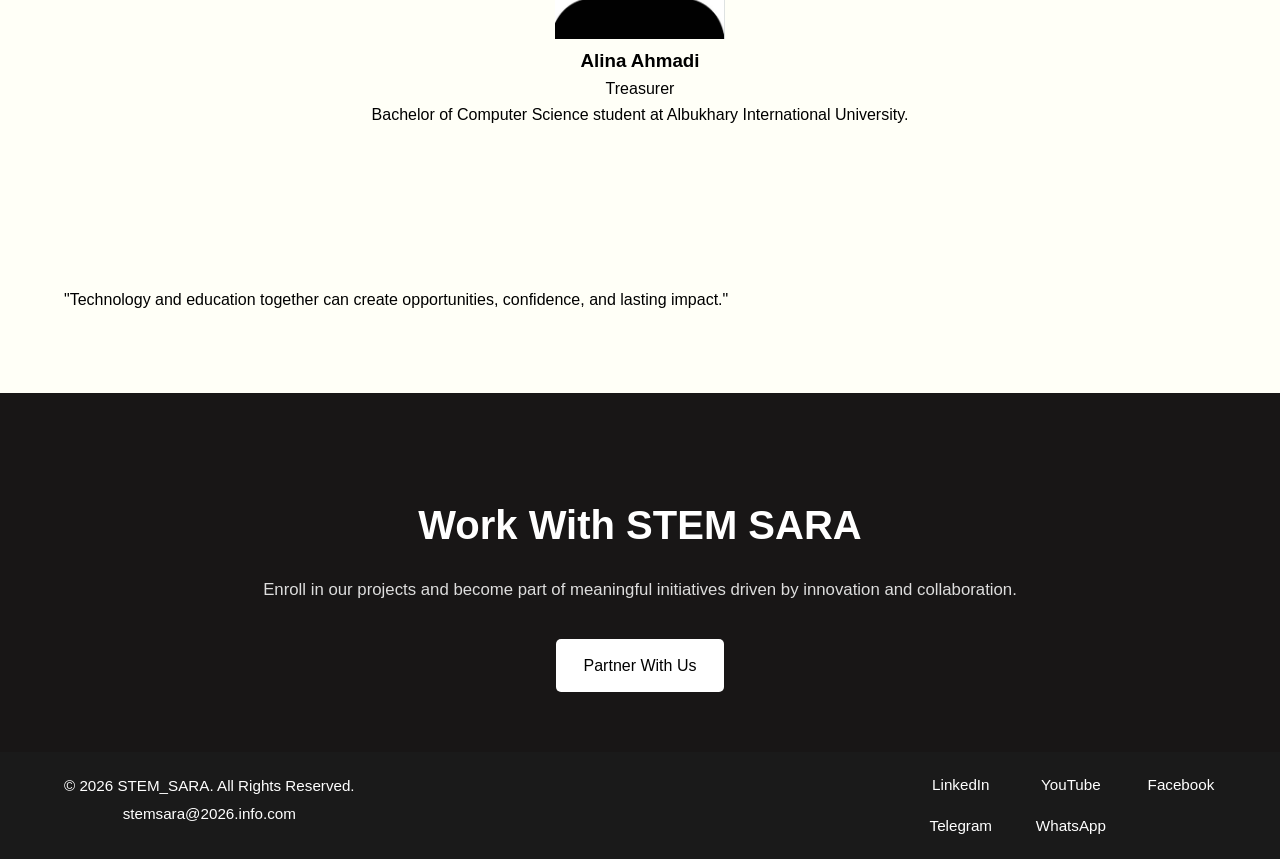
<file: team.html>
<!DOCTYPE html>
<html lang="en">

<head>
    <meta charset="UTF-8">
    <meta name="viewport" content="width=device-width, initial-scale=1.0">

    <title>Team - STEM_SARA</title>

    <!-- <link rel="stylesheet" href="CSS/style.css"> -->
        <link rel="stylesheet" href="CSS/style.css">


</head>

<body>

    <header class="site-header">

        <div class="container header-container">

            <div class="logo">
             <img src="Images/nobg_logo2.png" alt="" height="110px" width="120px">
            </div>

            <nav class="navbar">

                <ul class="nav-links">

                    <li><a href="index.html">Home</a></li>

                    <li><a href="about.html">About</a></li>

                    <li><a href="team.html">Team</a></li>

                    <li><a href="events.html">Events</a></li>

                    <!-- <li><a href="projects.html">Projects</a></li> -->

                    <!-- <li><a href="gallery.html">Gallery</a></li> -->

                    <li><a href="contact.html">Contact</a></li>

                </ul>

            </nav>

        </div>

    </header>

    <main>

        <section class="hero team-hero">

            <div class="container">

                <h2>Meet the Team</h2>

                <p>
                    The passionate individuals behind STEM_SARA working toward innovation, education, and social impact.
                </p>

            </div>

        </section>

        <section class="team-intro">

            <div class="container">

                <div class="section-title">
                    <h2>Our Leadership & Members</h2>
                </div>

                <p>
                    STEM_SARA is powered by dedicated students committed to empowering communities through STEM education, collaboration, and technology-driven initiatives.
                </p>

            </div>

        </section>

        <section class="leadership-section">

            <div class="container">

                <div class="section-title">
                    <h2>Leadership Team</h2>
                </div>

                <div class="leadership-grid">

                    <article class="team-card">

                        <div class="team-image">

                            <img src="Images/Fatima_Salik_01.png" alt="Club President" height="180px" width="auto" >

                        </div>

                        <div class="team-content">

                            <h3>Fatima Salik</h3>

                            <span class="team-role">President</span>

                            <p>
                                Bachelor of Computer Science student at Albukhary International University. Former senior GEL instructor at JWL & NHHWDO.
                            </p>

                        </div>

                    </article>

                    <article class="team-card">

                        <div class="team-image">

                            <img src="Images/leader.png" alt="Vice President" height="180px" width="170px"  >

                        </div>

                        <div class="team-content">

                            <h3>Zohal Karimi</h3>

                            <span class="team-role">Vice President</span>

                            <p>
                                Bachelor of Data Science student at Albukhary International University.
                            </p>

                        </div>

                    </article>

                </div>

            </div>

        </section>

        <section class="members-section">

            <div class="container">

                <div class="section-title">
                    <h2>Team Members</h2>
                </div>

                <div class="members-grid">

                    <!-- MEMBER 1 -->
                    <article class="team-card">

                        <div class="team-image">

                            <img src="Images/member.png" alt="Team Member" height="180px" width="170px">

                        </div>

                        <div class="team-content">

                            <h3>Salma Gulzari</h3>

                            <span class="team-role">Secretary</span>

                            <p>
                                Bachelor of Computer Science student at Albukhary International University.
                            </p>

                        </div>

                    </article>

                    <!-- MEMBER 2 -->
                    <article class="team-card">

                        <div class="team-image">

                            <img src="Images/member.png" alt="Team Member" height="180px" width="170px">

                        </div>

                        <div class="team-content">

                            <h3> Somaya Alawddin</h3>

                            <span class="team-role">Media & Events Coordinator</span>

                            <p>
                                Bachelor of Computer Science student at Albukhary International University.
                            </p>

                        </div>

                    </article>

                    <!-- MEMBER 3 -->
                    <article class="team-card">

                        <div class="team-image">

                            <img src="Images/member.png" alt="Team Member" height="180px" width="170px">

                        </div>

                        <div class="team-content">

                            <h3>Alina Ahmadi</h3>

                            <span class="team-role">Treasurer</span>

                            <p>
                                Bachelor of Computer Science student at Albukhary International University.
                            </p>

                        </div>

                    </article>

                </div>

            </div>

        </section>

        <section class="quote-section">

            <div class="container">

                <blockquote>
                    "Technology and education together can create opportunities, confidence, and lasting impact."
                </blockquote>

            </div>

        </section>

        <section class="cta-section">

            <div class="container">

                <h2>Work With STEM SARA</h2>

                <p>
                    Enroll in our projects and become part of meaningful initiatives driven by innovation and collaboration.
                </p>

                <a href="contact.html" class="btn">
                    Partner With Us
                </a>

            </div>

        </section>

    </main>

    <footer class="site-footer">

        <div class="container">

            <p>
                &copy; 2026 STEM_SARA. All Rights Reserved.
                <br>
                stemsara@2026.info.com
            </p>

            <ul>

                <li><a href="#">LinkedIn</a></li>

                <li><a href="#">YouTube</a></li>

                <li><a href="#">Facebook</a></li>

                <li><a href="#">Telegram</a></li>

                <li><a href="#">WhatsApp</a></li>

            </ul>

        </div>

    </footer>

</body>

</html>
</file>
<file: CSS/style.css>
* {
    margin: 0;
    padding: 0;
    box-sizing: border-box;
}

body {
    background-color: #FFFFF7;
    color: black;
    font-family: Arial, sans-serif;
    line-height: 1.6;
}

.container {
    width: 90%;
    max-width: 1200px;
    margin: auto;
}

section {
    padding: 80px 0;
}

.section-title {
    text-align: center;
    margin-bottom: 40px;
}

.section-title h2 {
    font-size: 2rem;
    margin-bottom: 10px;
}


.site-header {
    background-color: white;
    border-bottom: 1px solid #dddddd;
    position: sticky;
    top: 0;
    z-index: 1000;
}

.header-container {
    display: flex;
    justify-content: space-between;
    align-items: center;
    margin-top: 0%;
    margin-left: 9%;
}



.logo img {

    margin-top: 20%;
    margin-bottom: 0%;
    margin-left: 9%;
height:70px;
width: 100px;

}

.nav-links {
    list-style: none;
    display: flex;
    gap: 25px;
    margin-top: 0%;
    margin-right: 15%;
}

.nav-links li a {
    text-decoration: none;
    color: black;
    font-weight: bold;
    transition: 0.3s;
}

.nav-links li a:hover {
    color:#51B1B2;
}


.hero {
    min-height: 80vh;


  background-image:
        linear-gradient(rgba(0,0,0,0.5),
        rgba(0,0,0,0.0)),
        url("../Images/hero.jpg");


    background-color: #f4f4ed;

    background-size: cover;
    background-position: center;

    display: flex;
    align-items: center;
    text-align: center;
    background-attachment: fixed;
}

.hero .container {
    max-width: 900px;
}

.hero h2 {
    font-size: 3rem;
    margin-bottom: 20px;
    margin-left: 35%;
    text-wrap:nowrap;
    font-family:Cambria, Cochin, Georgia, Times, 'Times New Roman', serif;
    transition-duration: 2s;
color:white;
}
.hero h2:hover{
color:#fdfdfd;
transition: ease-in;
}
.hero p {
    font-size: 1.1rem;
    margin-bottom: 30px;
    margin-left: 40%;
    text-align: center;
color:white;
font-weight:350;
font-weight: bold;
}

/* Reusable Button */
.btn {
    display: inline-block;
    background-color:#02787a;
    color: white;
    padding: 14px 28px;
    text-decoration: none;
    border-radius: 5px;
    transition: 0.3s;
    /* text-align: right; */
    margin-left: 40%;
}

.btn:hover {
    background-color:#769696;
    
}


.about-preview p {
    text-align: center;
    max-width: 200px;
    margin: auto;
    font-size: 1.001rem;
}



.card-grid {
    display: flex;
    gap: 25px;
    flex-wrap: wrap;
    justify-content: center;
}

.card {
    background-color: white;
    padding: 30px;
    border-radius: 10px;
    width: 320px;

    border: 1px solid #e0e0e0;

    transition: 0.3s;
}

.card:hover {
    transform: translateY(-5px);
    background-color: #b2e0e1;
}

.card h3 {
    margin-bottom: 15px;
}


.site-footer {
    background-color: #0C0C0C;
    color: white;
    text-align: center;
    padding: 30px 0;
    height: 200px;
}

@media (max-width: 768px) {

    /* Header Responsive */
    .header-container {
        flex-direction: column;
        gap: 20px;
    }

    /* Navigation Responsive */
    .nav-links {
        flex-direction: column;
        align-items: center;
        gap: 8px;
    }

    .hero h2 {
        font-size: 2.2rem;
    }

    .hero p {
        font-size: 1rem;
    }
    .card {
        width: 100%;
    }




}

.site-footer {
    background-color:#1A1A1A;
    color: white;
    padding: 20px 0;
    margin-top: 0;
    height: 20%;
}

.site-footer .container {
    display: flex;
    justify-content: space-between;
    align-items: flex-start;
    flex-wrap: wrap;
    gap: 40px;
}

.site-footer p {
    font-size: 0.95rem;
    max-width: 300px;
    line-height: 1.8;
}

.site-footer ul {
    list-style: none;

    display: grid;
    grid-template-columns: repeat(3, 1fr);

    gap: 15px 40px;
}

.site-footer ul li a {
    color: white;
    text-decoration: none;
    transition: 0.3s;
    font-size: 0.95rem;
}

.site-footer ul li a:hover {
    color: #77efdb;
}

/* to make the footer responsive */

@media (max-width: 480px) {

    .site-footer .container {
        flex-direction: column;
        align-items:center;
    }

    .site-footer ul {
        grid-template-columns: 1fr;
    }

}


/*  2: page  about*/

.about-hero {

    min-height: 60vh;

  background-image:
        linear-gradient(rgba(0,0,0,0.5),
        rgba(0,0,0,0.5)),
        url("../Images/about.jpg");


    background-color: #f4f4ed;

    background-size: cover;
    background-position: center;

    display: flex;
    align-items: center;
    /* text-align: center; */
    background-attachment: fixed;
}

.about-hero h2 {
    font-size: 3rem;
    margin-bottom: 30px;
margin-top: 0.2%;
margin-left: 15%;
color: #edf4f4;
}

.about-hero p {
    font-size: 1.1rem;
    max-width: 1100px;
    margin-left: 40%;
    flex-wrap:nowrap;
    font-weight: 300;
    color: #faf5f5;
    font-weight: 350;
margin: auto;
}

/* 
  some General elements for about section
 */

.about-section {
    padding: 80px 0;
}

.about-section p {
    max-width: 900px;
    margin: auto;
    text-align: center;
    font-size: 1.05rem;
    line-height: 1.9;
}

.mission-vision {
    padding: 80px 0;
}

.values-section {
    padding: 80px 0;
}

.faq-section {
    padding: 80px 0;
}

.faq-item {
    background-color: white;

    padding: 30px;

    margin-bottom: 25px;

    border-radius: 10px;

    border: 1px solid #e0e0e0;
}

.faq-item h3 {
    margin-bottom: 15px;
}

.cta-section {

    background-color: rgb(24, 22, 22);
    color: white;

    text-align: center;

    padding: 100px 20px 60px;

    margin-bottom: 0;
}

.cta-section h2 {
    font-size: 2.5rem;
    margin-bottom: 20px;
}

.cta-section p {
    margin-bottom: 35px;
    font-size: 1.05rem;
    color: #dddddd;
    font-style: cursive;
}

.cta-section .btn {

    background-color: white;
    color: black;

    border-radius: 5px;
    /* align-items: left; */
    margin: auto;
}

.cta-section .btn:hover {
    background-color: #dddddd;
}


@media (max-width: 400px) {  
/* here confused */
    .about-hero h2 {
        font-size: 2.2rem;
    }

    .about-hero p {
        font-size: 1rem;
    }

    .cta-section h2 {
        font-size: 2rem;
    }

    .faq-item {
        padding: 20px;
    }

}

/* 3:  team page */


.team-hero {

    min-height: 80vh;

    background-image:
        linear-gradient(rgba(0,0,0,0.5),
        rgba(0,0,0,0.5)),
        url("../Images/team.jpg");

    background-size: cover;
    background-position: center;

    display: flex;
    align-items: center;
    text-align: center;

    color: white;

   background-attachment: fixed;
}
 
.team-card{
    /* margin: right 20%; */
border-radius: 50px;
text-align: center;
}

.img{

    border-radius: 40px;
}
.team-hero h2{

   text-align: left; 
   margin-right:50% ;
   color: white;
}

.team-hero p{
    text-wrap: nowrap;
margin: auto;
font-weight: bold;
color: white;
}
.team-image{

    text-align: center;
    margin-top: 10%;
    border-radius: 50px;
}

/* 4: events page */


.events-hero {

    min-height: 50vh;

    background-image: 
        linear-gradient(rgba(0,0,0,0.5),
        rgba(0,0,0,0.3)), 
        url("../Images/event_banner_3.jpg");
    
    background-color: #f4f4ed;

    background-size: cover;
    background-position: center;

    display: flex;
    align-items: center;
    justify-content: center;

    text-align: center;

    color: white;
    background-attachment: fixed;
}

.events-hero h2 {
    font-size: 3rem;
    margin:auto;
    margin-bottom: 20%;
}

.events-hero p {
    font-size: 1.1rem;
    max-width: 700px;
    margin: auto;
    font-weight: bold;
    margin-bottom: 10%;
    color: white;
}


.events-intro {
    padding: 80px 0;
}

.events-intro p {
    max-width: 850px;
    margin: auto;
    text-align: center;
    line-height: 1.8;
}

.upcoming-events {
    padding: 80px 0;
}

.event-card {
    position: relative;
    overflow: hidden;
}

.event-card img {
    width: 100%;
    height: 220px;
    object-fit: cover;

    border-radius: 8px;
    margin-bottom: 20px;
}

.event-badge {

    display: inline-block;

    background-color: rgb(243, 186, 14);
    color: white;

    padding: 6px 12px;

    border-radius: 20px;

    font-size: 0.8rem;
    font-weight: bold;

    margin-bottom: 15px;
}

.event-date {

    font-weight: bold;

    margin-top: 10px;
    margin-bottom: 15px;

    color: #666666;
}


.roadmap-section {
    padding: 80px 0;
}

/* Roadmap List */
.roadmap-list {

    max-width: 700px;

    margin: auto;

    background-color: white;

    padding: 40px;

    border-radius: 10px;

    border: 1px solid #e0e0e0;
}

.roadmap-list li {

    margin-bottom: 15px;

    margin-left: 20px;

    line-height: 1.8;
}

.roadmap-list li:last-child {
    margin-bottom: 0;
}


.why-participate {
    padding: 80px 0;
}

.event-card:hover {

    transform: translateY(-8px);

    transition: 0.3s;
}

@media (max-width: 768px) {

    .events-hero h2 {
        font-size: 2.2rem;
    }

    .events-hero p {
        font-size: 1rem;
    }

    .event-card img {
        height: 200px;
    }

    .roadmap-list {
        padding: 25px;
    }

}


/*  5: contact page */


.contact-layout {

    display: flex;
    gap: 50px;

    align-items: flex-start;

    padding: 80px 0;

}


.contact-hero {

    min-height: 70vh;

  background-image:
        linear-gradient(rgba(0,0,0,0.5),
        rgba(0,0,0,0.5)),
        url("../Images/contact.png");


    background-color: #f4f4ed;

    background-size: cover;
    background-position: center;

    display: flex;
    align-items: center;
    background-attachment: fixed;
}


.contact-hero h1{
    color: white;
    margin: auto;
}
.contact-hero p{
    margin: auto;
    margin-top: 4%;
    font-weight: bold;
    color: white;
}

.contact-card p{
    color: #3e3c3c;

}
.contact-info {

    flex: 1;
}

/* input field */
.contact-form-container {

    flex: 2;

    background-color: white;

    padding: 35px;

    border-radius: 10px;

    box-shadow: 0 5px 20px rgba(0,0,0,0.08);
}


.contact-form-container h2 {

    margin-bottom: 25px;
}


.contact-form-container form {

    display: flex;

    flex-direction: column;

    gap: 18px;
}

.contact-form-container label {

    font-weight: 600;
}

.contact-form-container input,
.contact-form-container textarea {

    width: 100%;

    padding: 12px;

    border: 1px solid #dcdcdc;

    border-radius: 6px;

    font-size: 1rem;

    font-family: Arial, sans-serif;
}

/* input place */
.contact-form-container textarea {

    resize: vertical;

    min-height: 140px;
}

/* Button */

.contact-form-container button {

    width: fit-content;

    padding: 12px 28px;

    border:#b2e0e1;

    border-radius: 6px;

    background-color: rgb(3, 158, 137);

    color: white;

    font-size: 1rem;
    align-items: left;
}

.contact-form-container button:hover {

    opacity: 0.9;
}

 
.social-grid{

    background-color: white;

    padding: 60px;

    margin-bottom: 20px;

    border-radius: 10px;

    box-shadow: 0 3px 10px rgba(173, 22, 22, 0.05);

    background-image:linear-gradient(rgb(13, 6, 40), rgb(20, 9, 62), rgb(18, 15, 55));
}


.section-title {

    margin-bottom: 10px;
}

.social-grid a{
    display: block;
    margin: 25px;
    text-decoration: none;
    color: #fb9506;
}

.social-grid a:hover{
    color: rgb(173, 75, 4);
}

.faq-item h3{
    color: #51B1B2;
    font-style:arial;
}
.faq-item p{
color: #666666;

}
@media (max-width: 768px) {

    .contact-layout {

        flex-direction: column;
    }

    .contact-info,
    .contact-form-container {

        width: 100%;
    }
}



/* future */
/* projects, gallery,... */
/* Questions?  */
</file>
